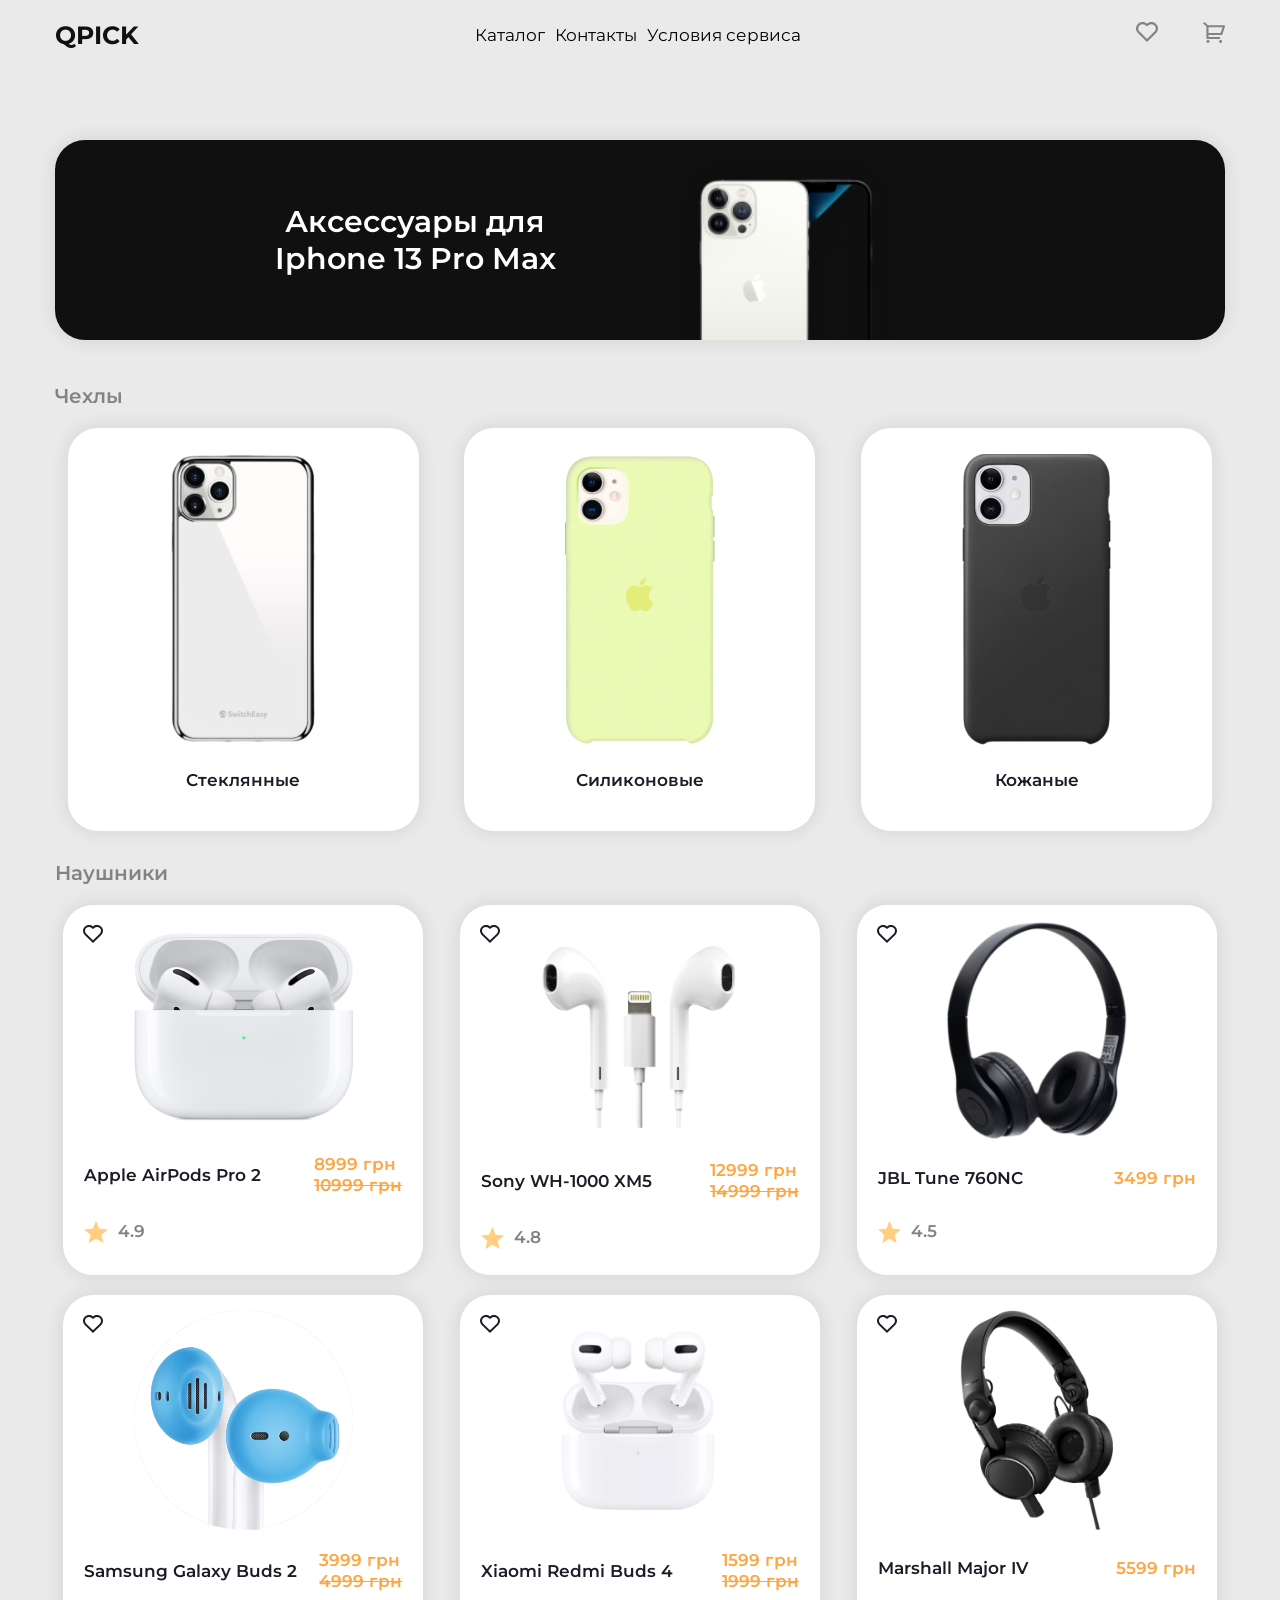
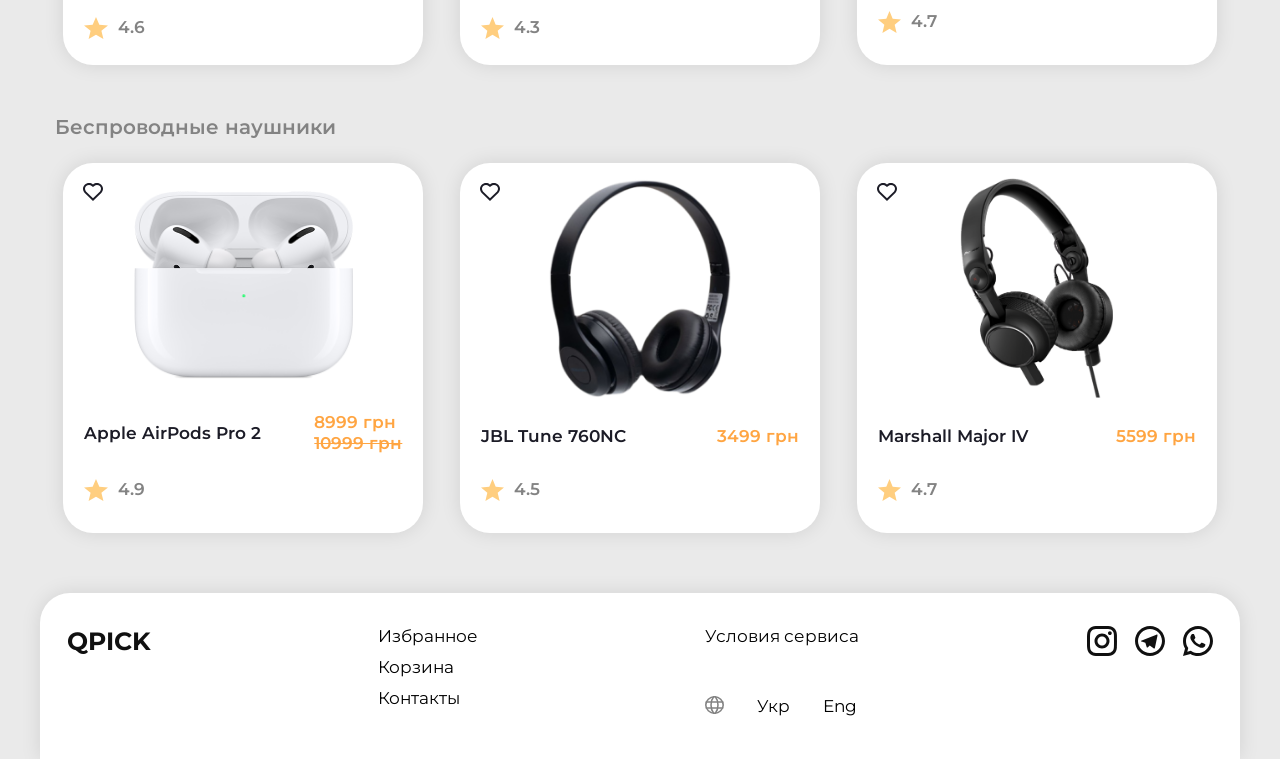
<file: index.html>
<!DOCTYPE html>
<html lang="en">
<head>
    <meta charset="UTF-8">
    <meta name="viewport" content="width=device-width, initial-scale=1.0">
    <title>Trening DOM API</title>
    <link rel="preconnect" href="https://fonts.googleapis.com">
    <link rel="preconnect" href="https://fonts.gstatic.com" crossorigin>
    <link href="https://fonts.googleapis.com/css2?family=Montserrat:ital,wght@0,100..900;1,100..900&display=swap" rel="stylesheet">
    <link rel="stylesheet" href="css/normalize.css">
    <link rel="stylesheet" href="css/style.css">
</head>
<body>
    <header class = "header">
        <div class = "container flex-row position-rel">
            <a class = "header_icon" href="#">QPICK</a>
        <div class = "burger_btn"><img src="assets/icon/icons8-меню-50.png" alt=""></div>
        <nav class="header_nav">
            <ul class = "header_nav_list">
                <li class = "header_nav_list_link"><a href="pages/catalog/index.html">Каталог</a></li>
                <li class = "header_nav_list_link"><a href="pages/contact/index.html">Контакты</a></li>
                <li class = "header_nav_list_link"><a href="pages/condition/index.html">Условия сервиса</a></li>
            </ul>
        </nav>
            <div class = "header_orderBlock">
                <div class = "header_orderBlock_liked"><img src="assets/icon/heart.svg" alt="heart-icon"></div>
                <a href="pages/cart/index.html" class = "header_orderBlock_basket"><img src="assets/icon/basket.svg" alt="basket-icon"></a>
            </div>
        </div>
    </header>
    <main class = "main">
        <div class = "container main_container">
            <div class = "main_proposition">
                <h1 class = "main_proposition_title">Аксессуары для Iphone 13 Pro Max</h1>
                <div class = "main_proposition_img"><img src="assets/img/iPhone-13-Pro-Max-silver-1000x1000 1.png" alt="Iphone 13"></div>
            </div>
        </div>
    </main>
    <section class = "cover_section">
        <div class = "container cover_container">
            <h2 class = "cover_section_title">Чехлы</h2>
            <ul class = "cover_section_cards">
                <li class = "cover_section_cards_item">
                    <div class = "cover_section_cards_item_img"><img src="assets/img/glass_cover.png" alt=""></div>
                    <h3 class = "cover_section_cards_item_title">Стеклянные</h3>
                </li>
                <li class = "cover_section_cards_item">
                    <div class = "cover_section_cards_item_img"><img src="assets/img/silicone-case.png" alt=""></div>
                    <h3 class = "cover_section_cards_item_title">Силиконовые</h3>
                </li>
                <li class = "cover_section_cards_item">
                    <div class = "cover_section_cards_item_img"><img src="assets/img/leather-case.png" alt=""></div>
                    <h3 class = "cover_section_cards_item_title">Кожаные</h3>
                </li>
            </ul>
        </div>
    </section>
    <section class = "headphone_section">
        <div class="container headphone_section_container">
            <h2 class = "headphone_section_title">Наушники</h2>
            <ul data-js-headphone-cards class = "headphone_section_cards">
            </ul>
        </div>
    </section>
    <section class = "wirelessHeadphone_section">
        <div class = "container">
            <h2 class = "wirelessHeadphone_section_title">Беспроводные наушники</h2>
            <ul data-js-wireless-headphone class = "headphone_section_cards">
            </ul>
        </div>
    </section>
    <footer class = "footer">
        <div class = "container footer_container">
            <div class = "logo"><a href="index.html">QPICK</a></div>
            <div class = "footer_menu">
                <ul class = "footer_menu_list">
                    <li class = "footer_menu_list_item"><a href="#">Избранное</a></li>
                    <li class = "footer_menu_list_item"><a href="pages/cart/index.html">Корзина</a></li>
                    <li class = "footer_menu_list_item"><a href="pages/contact/index.html">Контакты</a></li>
                </ul>
            </div>
            <div class="footer_serviseAndLanguage">
                <div class = "footer_menu_list_item">
                    <a href="pages/condition/index.html">Условия сервиса</a>
                </div>
                <div class = "footer_serviseAndLanguage_lan">
                    <div class = "footer_serviseAndLanguage_lan_icon">
                        <img src="assets/icon/planet.svg" alt="">
                    </div>
                    <span class = "language">Укр</span>
                    <span class = "language">Eng</span>
                </div>
            </div>
            <div class = "footer_messages">
                <div class = "footer_messages_icon">
                    <a href=""><img src="assets/icon/Instagram.svg"></img></a>
                </div>
                <div class = "footer_messages_icon">
                    <a href=""><img src="assets/icon/Telegram.svg"></img></a>
                </div>
                <div class = "footer_messages_icon">
                    <a href=""><img src="assets/icon/Whatsapp.svg"></img></a>
                </div>
            </div>
        </div>
    </footer>
    <script src="js/render2.js"></script>
    <script src="js/showMenu.js"></script>
</body>
</html>
</file>
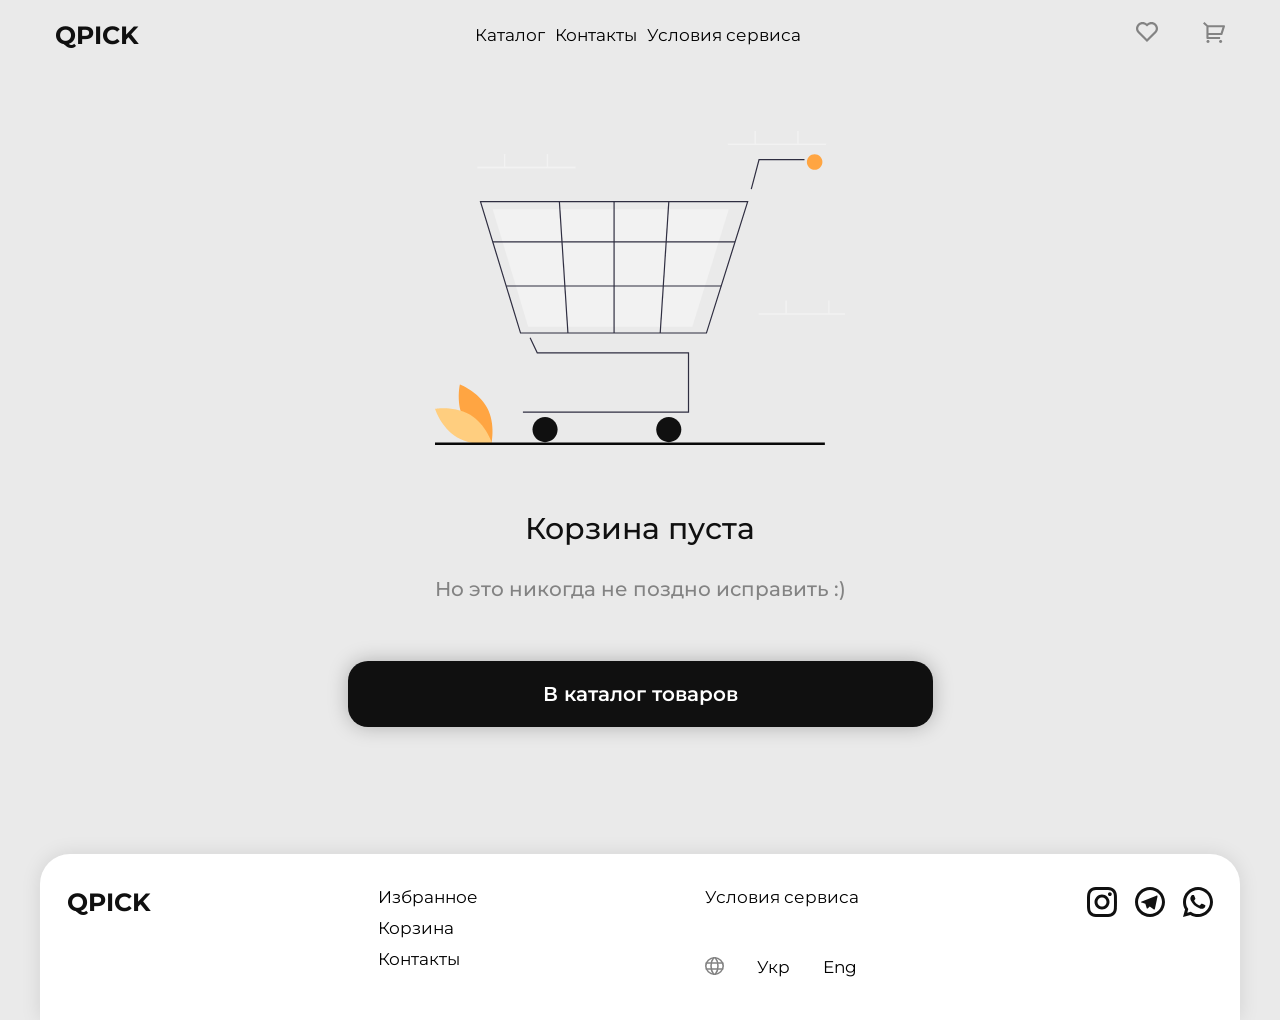
<file: pages/cart/index.html>
<!DOCTYPE html>
<html lang="en">
<head>
    <meta charset="UTF-8">
    <meta name="viewport" content="width=device-width, initial-scale=1.0">
    <title>Document</title>
    <link rel="preconnect" href="https://fonts.googleapis.com">
    <link rel="preconnect" href="https://fonts.gstatic.com" crossorigin>
    <link href="https://fonts.googleapis.com/css2?family=Montserrat:ital,wght@0,100..900;1,100..900&display=swap" rel="stylesheet">
    <link rel="stylesheet" href="../../css/normalize.css">
    <link rel="stylesheet" href="../../css/style.css">
</head>
<body>
     <header class = "header">
        <div class = "container flex-row">
            <a class = "header_icon" href="../../index.html">QPICK</a>
        <div class = "burger_btn"><img src="../../assets/icon/icons8-меню-50.png" alt=""></div>
        <nav class="header_nav">
            <ul class = "header_nav_list">
                <li class = "header_nav_list_link"><a href="../catalog/index.html">Каталог</a></li>
                <li class = "header_nav_list_link"><a href="../contact/index.html">Контакты</a></li>
                <li class = "header_nav_list_link"><a href="../condition/index.html">Условия сервиса</a></li>
            </ul>
        </nav>
            <div class = "header_orderBlock">
                <div class = "header_orderBlock_liked"><img src="../../assets/icon/heart.svg" alt="heart-icon"></div>
                <a href="../cart/index.html" class = "header_orderBlock_basket"><img src="../../assets/icon/basket.svg" alt="basket-icon"></a>
            </div>
        </div>
    </header>
    <main class = "cart">
        <div class = "container cart_container">
            <div class = "cart_wrapper">
            </div>
        </div>
    </main>
    <footer class = "footer">
        <div class = "container footer_container">
            <div class = "logo"><a href="../../index.html">QPICK</a></div>
            <div class = "footer_menu">
                <ul class = "footer_menu_list">
                    <li class = "footer_menu_list_item"><a href="#">Избранное</a></li>
                    <li class = "footer_menu_list_item"><a href="../cart/index.html">Корзина</a></li>
                    <li class = "footer_menu_list_item"><a href="../contact/index.html">Контакты</a></li>
                </ul>
            </div>
            <div class="footer_serviseAndLanguage">
                <div class = "footer_menu_list_item">
                    <a href="../condition/index.html">Условия сервиса</a>
                </div>
                <div class = "footer_serviseAndLanguage_lan">
                    <div class = "footer_serviseAndLanguage_lan_icon">
                        <img src="../../assets/icon/planet.svg" alt="">
                    </div>
                    <span class = "language">Укр</span>
                    <span class = "language">Eng</span>
                </div>
            </div>
            <div class = "footer_messages">
                <div class = "footer_messages_icon">
                    <a href="#"><img src="../../assets/icon/Instagram.svg"></img></a>
                </div>
                <div class = "footer_messages_icon">
                    <a href="#"><img src="../../assets/icon/Telegram.svg"></img></a>
                </div>
                <div class = "footer_messages_icon">
                    <a href="#"><img src="../../assets/icon/Whatsapp.svg"></img></a>
                </div>
            </div>
        </div>
    </footer>
    <script type="module" src = "../../js/cart.js"></script>
    <script src="../../js/showMenu.js"></script>
</body>
</html>
</file>
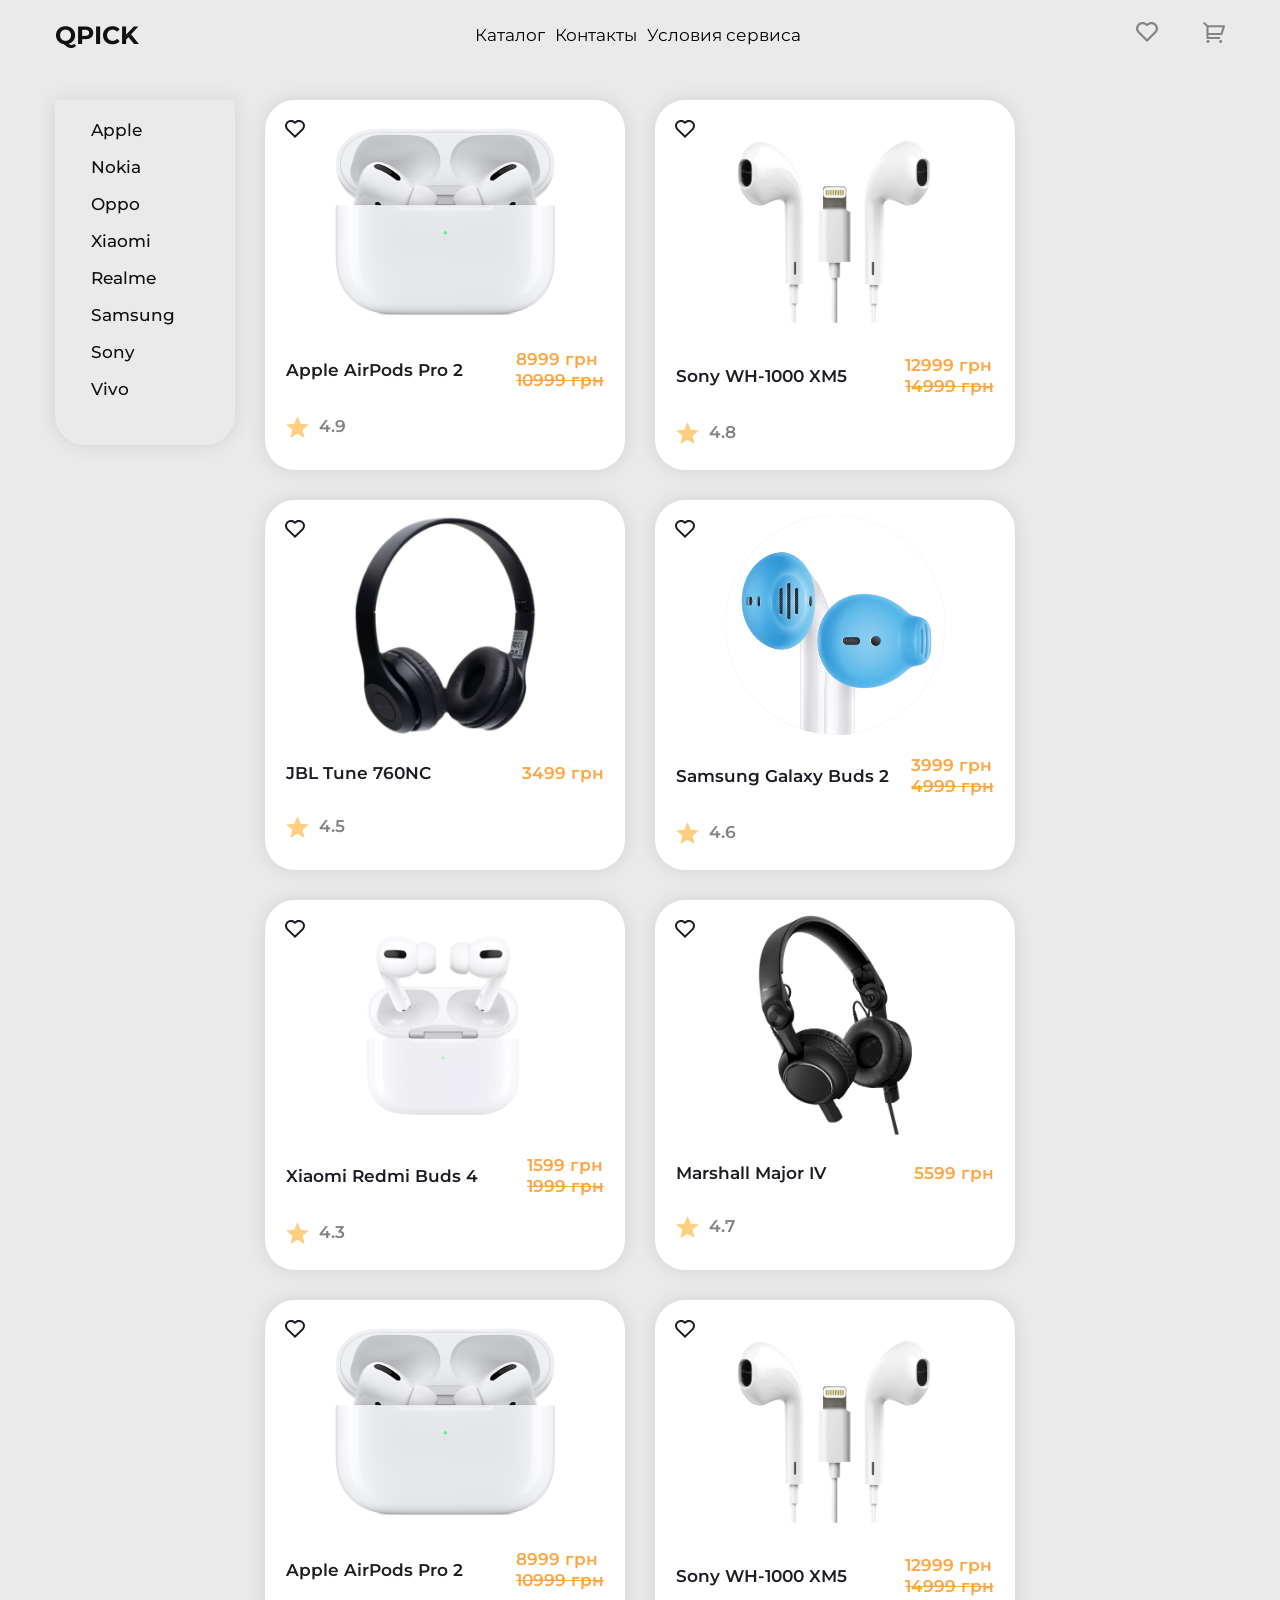
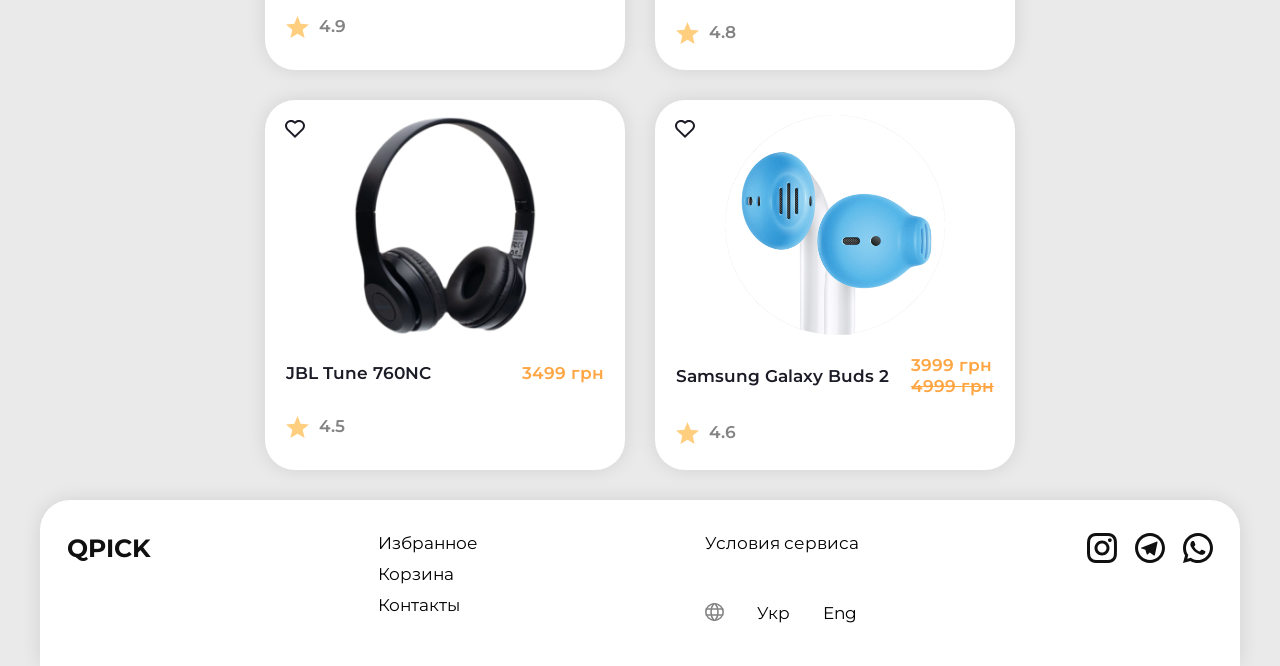
<file: pages/catalog/index.html>
<!DOCTYPE html>
<html lang="en">
<head>
    <meta charset="UTF-8">
    <meta name="viewport" content="width=device-width, initial-scale=1.0">
    <title>Document</title>
    <link rel="preconnect" href="https://fonts.googleapis.com">
    <link rel="preconnect" href="https://fonts.gstatic.com" crossorigin>
    <link href="https://fonts.googleapis.com/css2?family=Montserrat:ital,wght@0,100..900;1,100..900&display=swap" rel="stylesheet">
    <link rel="stylesheet" href="../../css/normalize.css">
    <link rel="stylesheet" href="../../css/style.css">
</head>
<body>
     <header class = "header">
        <div class = "container flex-row">
            <a class = "header_icon" href="../../index.html">QPICK</a>
        <div class = "burger_btn"><img src="../../assets/icon/icons8-меню-50.png" alt=""></div>
        <nav class="header_nav">
            <ul class = "header_nav_list">
                <li class = "header_nav_list_link"><a href="../catalog/index.html">Каталог</a></li>
                <li class = "header_nav_list_link"><a href="../contact/index.html">Контакты</a></li>
                <li class = "header_nav_list_link"><a href="../condition/index.html">Условия сервиса</a></li>
            </ul>
        </nav>
            <div class = "header_orderBlock">
                <div class = "header_orderBlock_liked"><img src="../../assets/icon/heart.svg" alt="heart-icon"></div>
                <a href="../cart/index.html" class = "header_orderBlock_basket"><img src="../../assets/icon/basket.svg" alt="basket-icon"></a>
            </div>
        </div>
    </header>
    <main class = "catalog">
        <div class = "container catalog_container">
            <aside class = "catalog_menu">
                <ul class = "catalog_menu_list">
                </ul>
            </aside>
            <section class = "catalog_cards">

            </section>
        </div>
    </main>
    <footer class = "footer">
        <div class = "container footer_container">
            <div class = "logo"><a href="../../index.html">QPICK</a></div>
            <div class = "footer_menu">
                <ul class = "footer_menu_list">
                    <li class = "footer_menu_list_item"><a href="#">Избранное</a></li>
                    <li class = "footer_menu_list_item"><a href="../cart/index.html">Корзина</a></li>
                    <li class = "footer_menu_list_item"><a href="../catalog/index.html">Контакты</a></li>
                </ul>
            </div>
            <div class="footer_serviseAndLanguage">
                <div class = "footer_menu_list_item">
                    <a href="../condition/index.html">Условия сервиса</a>
                </div>
                <div class = "footer_serviseAndLanguage_lan">
                    <div class = "footer_serviseAndLanguage_lan_icon">
                        <img src="../../assets/icon/planet.svg" alt="">
                    </div>
                    <span class = "language">Укр</span>
                    <span class = "language">Eng</span>
                </div>
            </div>
            <div class = "footer_messages">
                <div class = "footer_messages_icon">
                    <a href="#"><img src="../../assets/icon/Instagram.svg"></img></a>
                </div>
                <div class = "footer_messages_icon">
                    <a href="#"><img src="../../assets/icon/Telegram.svg"></img></a>
                </div>
                <div class = "footer_messages_icon">
                    <a href="#"><img src="../../assets/icon/Whatsapp.svg"></img></a>
                </div>
            </div>
        </div>
    </footer>
    <script src = "../../js/render.js"></script>
    <script src="../../js/showMenu.js"></script>
</body>
</html>
</file>
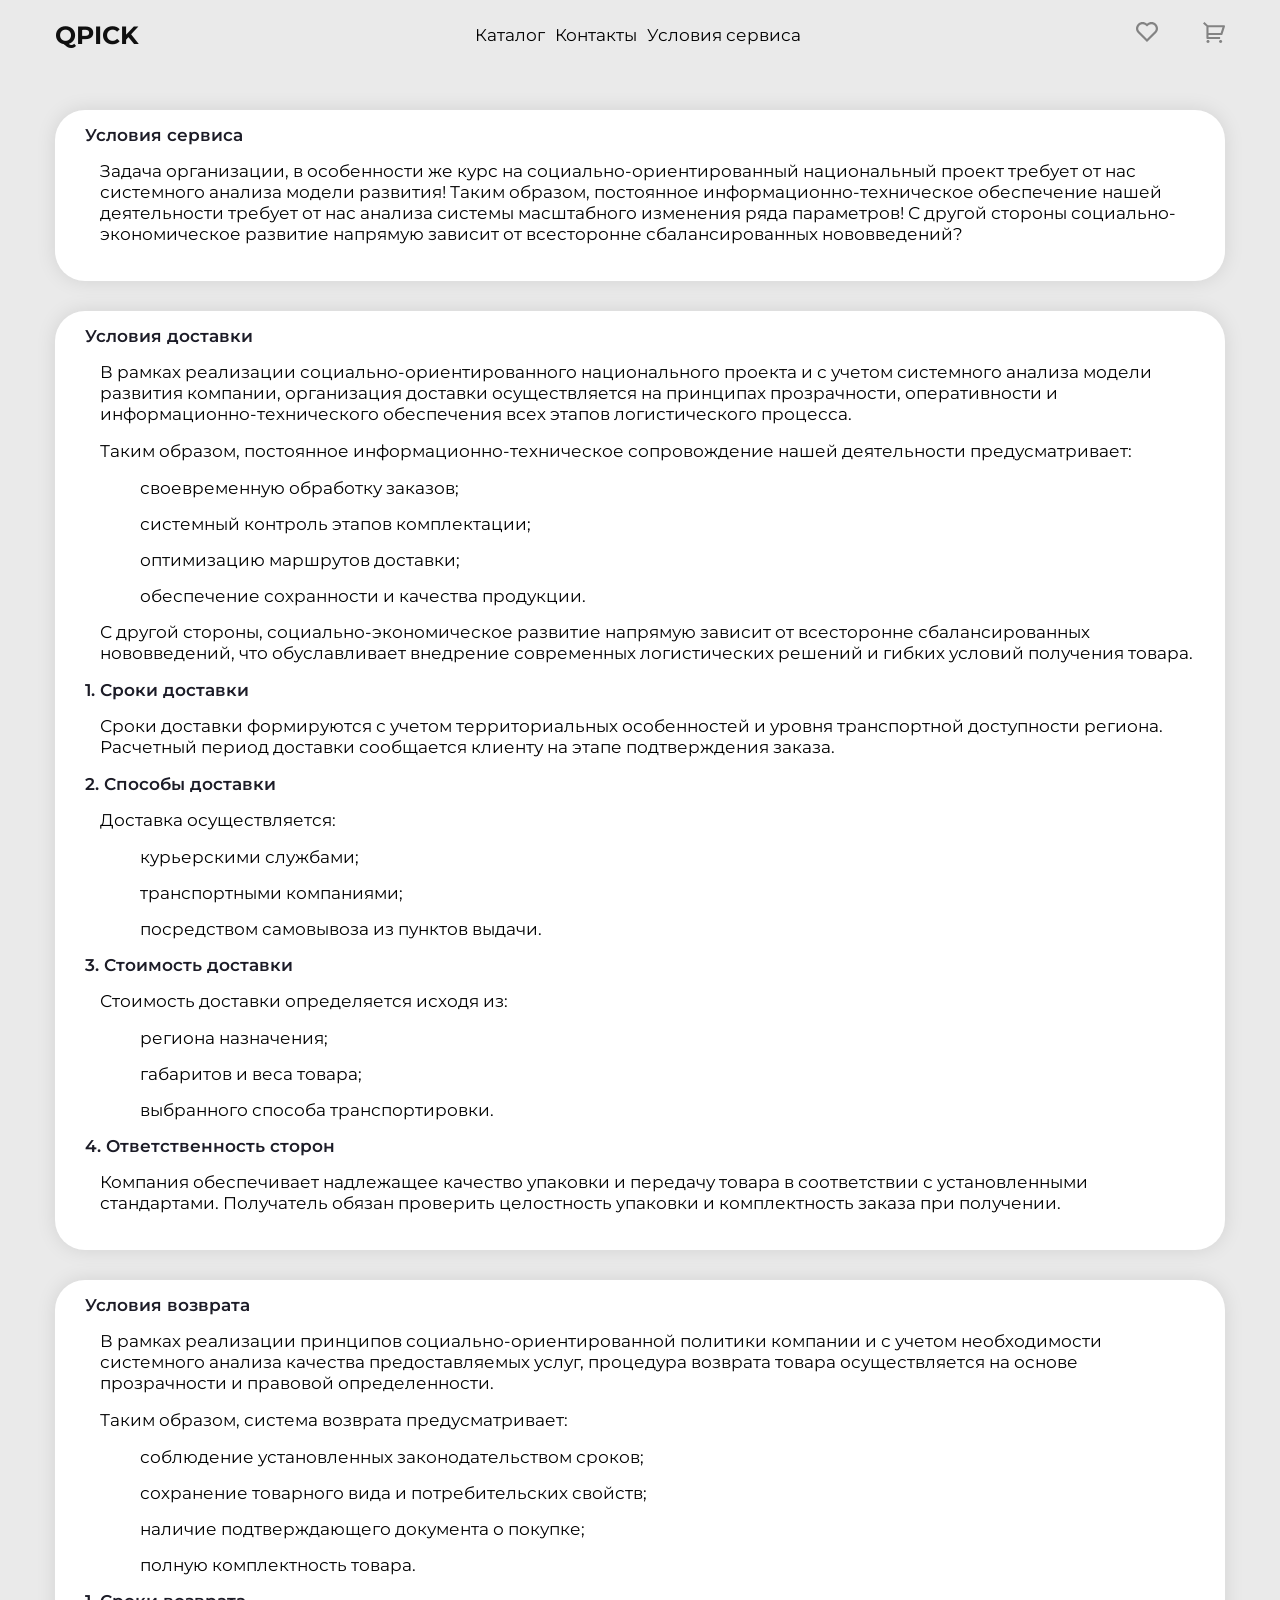
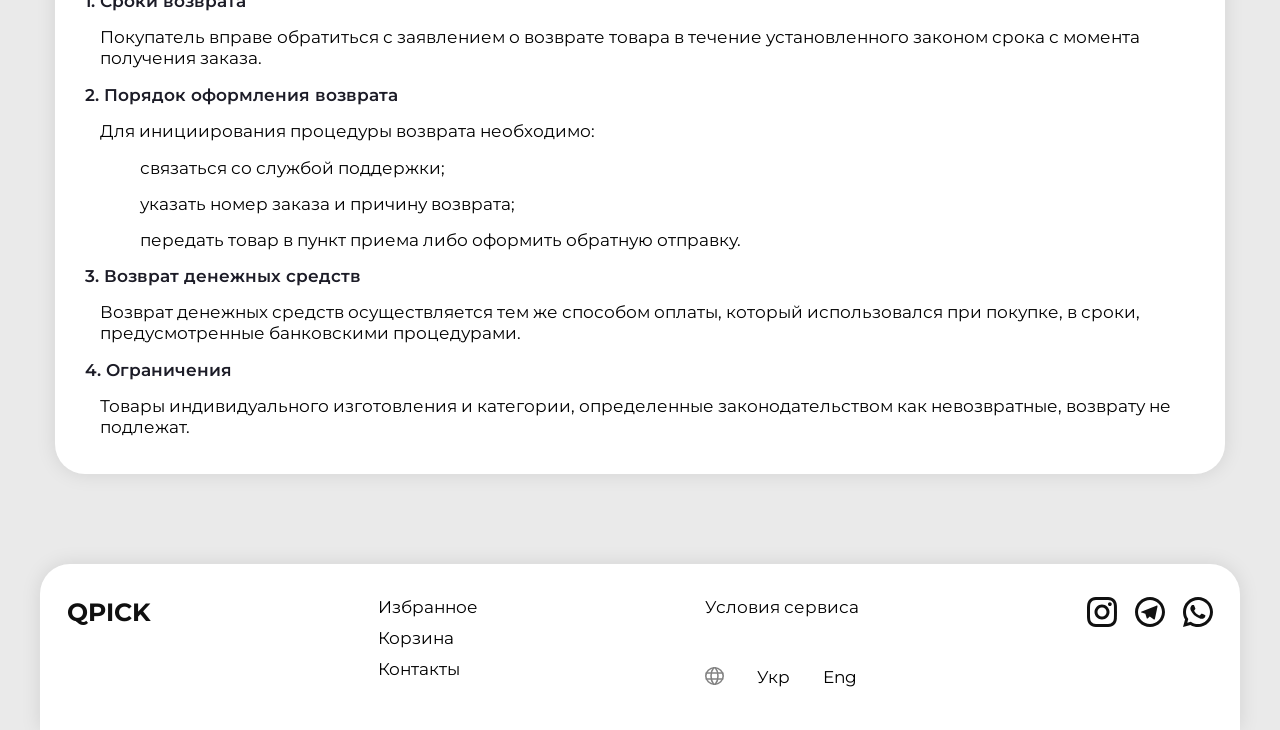
<file: pages/condition/index.html>
<!DOCTYPE html>
<html lang="en">
<head>
    <meta charset="UTF-8">
    <meta name="viewport" content="width=device-width, initial-scale=1.0">
    <title>Document</title>
    <link rel="preconnect" href="https://fonts.googleapis.com">
    <link rel="preconnect" href="https://fonts.gstatic.com" crossorigin>
    <link href="https://fonts.googleapis.com/css2?family=Montserrat:ital,wght@0,100..900;1,100..900&display=swap" rel="stylesheet">
    <link rel="stylesheet" href="../../css/normalize.css">
    <link rel="stylesheet" href="../../css/style.css">
</head>
<body>
    <header class = "header">
        <div class = "container flex-row">
            <a class = "header_icon" href="../../index.html">QPICK</a>
        <div class = "burger_btn"><img src="../../assets/icon/icons8-меню-50.png" alt=""></div>
        <nav class="header_nav">
            <ul class = "header_nav_list">
                <li class = "header_nav_list_link"><a href="../catalog/index.html">Каталог</a></li>
                <li class = "header_nav_list_link"><a href="../contact/index.html">Контакты</a></li>
                <li class = "header_nav_list_link"><a href="../condition/index.html">Условия сервиса</a></li>
            </ul>
        </nav>
            <div class = "header_orderBlock">
                <div class = "header_orderBlock_liked"><img src="../../assets/icon/heart.svg" alt="heart-icon"></div>
                <a href="../cart/index.html" class = "header_orderBlock_basket"><img src="../../assets/icon/basket.svg" alt="basket-icon"></a>
            </div>
        </div>
    </header>
    <main class = "main_condition">
        <div class = "container">
            <section class = "main_condition_item">
                <h2 class = "main_condition_item_title">Условия сервиса</h2>
                <p class = "main_condition_item_text">Задача организации, в особенности же курс на социально-ориентированный национальный проект требует от нас системного анализа модели развития! Таким образом, постоянное информационно-техническое обеспечение нашей деятельности требует от нас анализа системы масштабного изменения ряда параметров! С другой стороны социально-экономическое развитие напрямую зависит от всесторонне сбалансированных нововведений?</p>
            </section>
            <section class = "main_condition_item">
                <h2 class = "main_condition_item_title">Условия доставки</h2>
                <p class = "main_condition_item_text">В рамках реализации социально-ориентированного национального проекта и с учетом системного анализа модели развития компании, организация доставки осуществляется на принципах прозрачности, оперативности и информационно-технического обеспечения всех этапов логистического процесса.</p>
                <p class = "main_condition_item_text">Таким образом, постоянное информационно-техническое сопровождение нашей деятельности предусматривает:</p>
                <ul class = "main_condition_item_list" >
                    <li class = "main_condition_item_text">своевременную обработку заказов;</li>
                    <li class = "main_condition_item_text">системный контроль этапов комплектации;</li>
                    <li class = "main_condition_item_text">оптимизацию маршрутов доставки;</li>
                    <li class = "main_condition_item_text">обеспечение сохранности и качества продукции.</li>
                </ul>
                <p class = "main_condition_item_text">С другой стороны, социально-экономическое развитие напрямую зависит от всесторонне сбалансированных нововведений, что обуславливает внедрение современных логистических решений и гибких условий получения товара.</p>
                <h2 class = "main_condition_item_title">1. Сроки доставки</h2>
                <p class = "main_condition_item_text">Сроки доставки формируются с учетом территориальных особенностей и уровня транспортной доступности региона. Расчетный период доставки сообщается клиенту на этапе подтверждения заказа.</p>
                <h2 class = "main_condition_item_title">2. Способы доставки</h2>
                <p class = "main_condition_item_text">Доставка осуществляется:</p>
                <ul class = "main_condition_item_list" >
                    <li class = "main_condition_item_text">курьерскими службами;</li>
                    <li class = "main_condition_item_text">транспортными компаниями;</li>
                    <li class = "main_condition_item_text">посредством самовывоза из пунктов выдачи.</li>
                </ul>
                <h2 class = "main_condition_item_title">3. Стоимость доставки</h2>
                <p class = "main_condition_item_text">Стоимость доставки определяется исходя из:</p>
                <ul class = "main_condition_item_list" >
                    <li class = "main_condition_item_text">региона назначения;</li>
                    <li class = "main_condition_item_text">габаритов и веса товара;</li>
                    <li class = "main_condition_item_text">выбранного способа транспортировки.</li>
                </ul>
                <h2 class = "main_condition_item_title">4. Ответственность сторон</h2>
                <p class = "main_condition_item_text">Компания обеспечивает надлежащее качество упаковки и передачу товара в соответствии с установленными стандартами. Получатель обязан проверить целостность упаковки и комплектность заказа при получении.</p>
            </section>
           <section class="main_condition_item">
                <h2 class="main_condition_item_title">Условия возврата</h2>
                <p class="main_condition_item_text">
                    В рамках реализации принципов социально-ориентированной политики компании и с учетом необходимости системного анализа качества предоставляемых услуг, процедура возврата товара осуществляется на основе прозрачности и правовой определенности.
                </p>
                <p class="main_condition_item_text">
                    Таким образом, система возврата предусматривает:
                </p>
                <ul class="main_condition_item_list">
                    <li class="main_condition_item_text">соблюдение установленных законодательством сроков;</li>
                    <li class="main_condition_item_text">сохранение товарного вида и потребительских свойств;</li>
                    <li class="main_condition_item_text">наличие подтверждающего документа о покупке;</li>
                    <li class="main_condition_item_text">полную комплектность товара.</li>
                </ul>
                <h2 class="main_condition_item_title">1. Сроки возврата</h2>
                <p class="main_condition_item_text">
                    Покупатель вправе обратиться с заявлением о возврате товара в течение установленного законом срока с момента получения заказа.
                </p>
                <h2 class="main_condition_item_title">2. Порядок оформления возврата</h2>
                <p class="main_condition_item_text">
                    Для инициирования процедуры возврата необходимо:
                </p>
                <ul class="main_condition_item_list">
                    <li class="main_condition_item_text">связаться со службой поддержки;</li>
                    <li class="main_condition_item_text">указать номер заказа и причину возврата;</li>
                    <li class="main_condition_item_text">передать товар в пункт приема либо оформить обратную отправку.</li>
                </ul>
                <h2 class="main_condition_item_title">3. Возврат денежных средств</h2>
                <p class="main_condition_item_text">
                    Возврат денежных средств осуществляется тем же способом оплаты, который использовался при покупке, в сроки, предусмотренные банковскими процедурами.
                </p>
                <h2 class="main_condition_item_title">4. Ограничения</h2>
                <p class="main_condition_item_text">
                    Товары индивидуального изготовления и категории, определенные законодательством как невозвратные, возврату не подлежат.
                </p>
            </section>
        </div>
    </main>
    <footer class = "footer">
        <div class = "container footer_container">
            <div class = "logo"><a href="../../index.html">QPICK</a></div>
            <div class = "footer_menu">
                <ul class = "footer_menu_list">
                    <li class = "footer_menu_list_item"><a href="#">Избранное</a></li>
                    <li class = "footer_menu_list_item"><a href="../cart/index.html">Корзина</a></li>
                    <li class = "footer_menu_list_item"><a href="../contact/index.html">Контакты</a></li>
                </ul>
            </div>
            <div class="footer_serviseAndLanguage">
                <div class = "footer_menu_list_item">
                    <a href="../condition/index.html">Условия сервиса</a>
                </div>
                <div class = "footer_serviseAndLanguage_lan">
                    <div class = "footer_serviseAndLanguage_lan_icon">
                        <img src="../../assets/icon/planet.svg" alt="">
                    </div>
                    <span class = "language">Укр</span>
                    <span class = "language">Eng</span>
                </div>
            </div>
            <div class = "footer_messages">
                <div class = "footer_messages_icon">
                    <a href=""><img src="../../assets/icon/Instagram.svg"></img></a>
                </div>
                <div class = "footer_messages_icon">
                    <a href=""><img src="../../assets/icon/Telegram.svg"></img></a>
                </div>
                <div class = "footer_messages_icon">
                    <a href=""><img src="../../assets/icon/Whatsapp.svg"></img></a>
                </div>
            </div>
        </div>
    </footer>
    <script src="../../js/showMenu.js"></script>
</body>
</html>
</file>
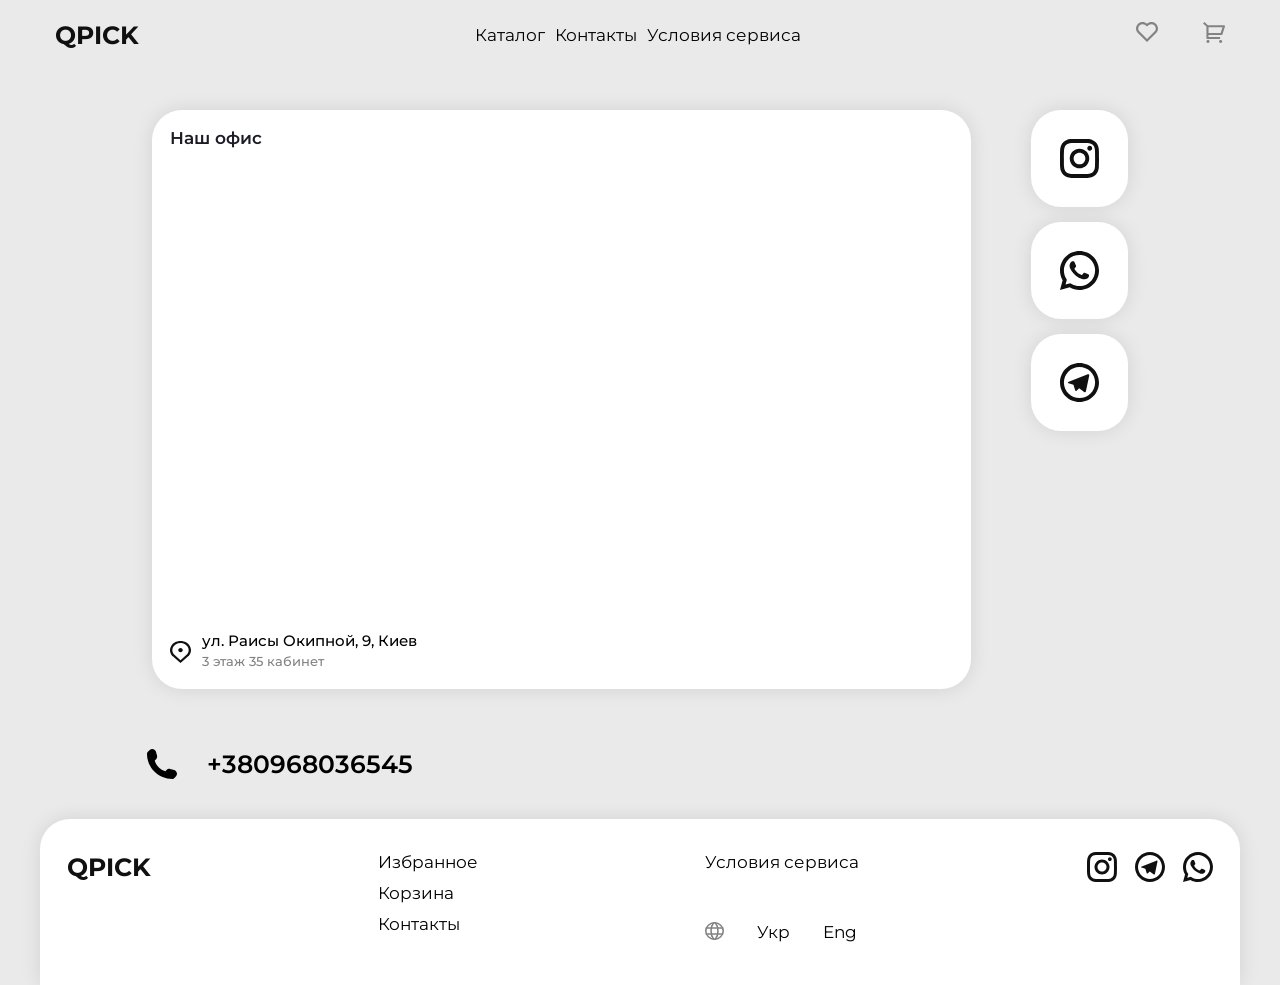
<file: pages/contact/index.html>
<!DOCTYPE html>
<html lang="en">
<head>
    <meta charset="UTF-8">
    <meta name="viewport" content="width=device-width, initial-scale=1.0">
    <title>Document</title>
    <link rel="preconnect" href="https://fonts.googleapis.com">
    <link rel="preconnect" href="https://fonts.gstatic.com" crossorigin>
    <link href="https://fonts.googleapis.com/css2?family=Montserrat:ital,wght@0,100..900;1,100..900&display=swap" rel="stylesheet">
    <link rel="stylesheet" href="../../css/normalize.css">
    <link rel="stylesheet" href="../../css/style.css">
</head>
<body>
    <header class = "header">
        <div class = "container flex-row">
            <a class = "header_icon" href="../../index.html">QPICK</a>
        <div class = "burger_btn"><img src="../../assets/icon/icons8-меню-50.png" alt=""></div>
        <nav class="header_nav">
            <ul class = "header_nav_list">
                <li class = "header_nav_list_link"><a href="../catalog/index.html">Каталог</a></li>
                <li class = "header_nav_list_link"><a href="../contact/index.html">Контакты</a></li>
                <li class = "header_nav_list_link"><a href="../condition/index.html">Условия сервиса</a></li>            </ul>
        </nav>
            <div class = "header_orderBlock">
                <div class = "header_orderBlock_liked"><img src="../../assets/icon/heart.svg" alt="heart-icon"></div>
                <a href="../cart/index.html" class = "header_orderBlock_basket"><img src="../../assets/icon/basket.svg" alt="basket-icon"></a>
            </div>
        </div>
    </header>
    <main class = "main_contact">
        <div class = "container main_contact_container">
            <section class = "main_mapMessengers">
                <div class = "main_mapMessengers_mapBox">
                    <h2 class="main_mapMessengers_mapBox_title">Наш офис</h2>
                    <div class = "map">
                        <iframe src="https://www.google.com/maps/embed?pb=!1m18!1m12!1m3!1d2355.3559457690817!2d30.59031271188767!3d50.44838957147332!2m3!1f0!2f0!3f0!3m2!1i1024!2i768!4f13.1!3m3!1m2!1s0x40d4cfed97cf7a85%3A0xe2673683d45167ae!2z0JTQvtC8IDksINGD0LsuINCg0LDQuNGB0Ysg0J7QutC40L_QvdC-0LksIDksINCa0LjQtdCyLCAwMjAwMA!5e1!3m2!1sru!2sua!4v1772390844247!5m2!1sru!2sua" width="100%" height="100%" style="border:0;" allowfullscreen="" loading="lazy" referrerpolicy="no-referrer-when-downgrade"></iframe>
                    </div>
                    <div class = "addressBox">
                        <div class = "addressBox_icon">
                            <img src="../../assets/icon/location.svg" alt="">
                        </div>
                        <a class = "map_link" href="https://maps.app.goo.gl/rXYuU5YnMWwkg36j7">
                            <div class = "addressBox_text">
                                <address>ул. Раисы Окипной, 9, Киев</address>
                                <span>3 этаж 35 кабинет</span>
                            </div>
                        </a>
                    </div>
                </div>
                <aside class = "main_mapMessengers_messengersBox">
                    <a href="#" class = "circle">
                        <div class = "circle_img"><img src="../../assets/icon/Instagram.svg" alt=""></div>
                    </a>
                    <a href="#" class = "circle">
                        <div class = "circle_img"><img src="../../assets/icon/Whatsapp.svg" alt=""></div>
                    </a>
                    <a href="#" class = "circle">
                        <div class = "circle_img"><img src="../../assets/icon/Telegram.svg" alt=""></div>
                    </a>
                </aside>
            </section>
            <div class = "main_contact_telephone">
                <div class = "main_contact_telephone_icon"><img src="../../assets/icon/phone.svg" alt=""></div>
                <a href="tel:+380968036545">+380968036545</a>
            </div>
        </div>
    </main>
    <footer class = "footer">
        <div class = "container footer_container">
            <div class = "logo"><a href="../../index.html">QPICK</a></div>
            <div class = "footer_menu">
                <ul class = "footer_menu_list">
                    <li class = "footer_menu_list_item"><a href="#">Избранное</a></li>
                    <li class = "footer_menu_list_item"><a href="../cart/index.html">Корзина</a></li>
                    <li class = "footer_menu_list_item"><a href="../contact/index.html">Контакты</a></li>
                </ul>
            </div>
            <div class="footer_serviseAndLanguage">
                <div class = "footer_menu_list_item">
                    <a href="../condition/index.html">Условия сервиса</a>
                </div>
                <div class = "footer_serviseAndLanguage_lan">
                    <div class = "footer_serviseAndLanguage_lan_icon">
                        <img src="../../assets/icon/planet.svg" alt="">
                    </div>
                    <span class = "language">Укр</span>
                    <span class = "language">Eng</span>
                </div>
            </div>
            <div class = "footer_messages">
                <div class = "footer_messages_icon">
                    <a href="#"><img src="../../assets/icon/Instagram.svg"></img></a>
                </div>
                <div class = "footer_messages_icon">
                    <a href="#"><img src="../../assets/icon/Telegram.svg"></img></a>
                </div>
                <div class = "footer_messages_icon">
                    <a href="#"><img src="../../assets/icon/Whatsapp.svg"></img></a>
                </div>
            </div>
        </div>
    </footer>
    <script src="../../js/showMenu.js"></script>
</body>
</html>
</file>
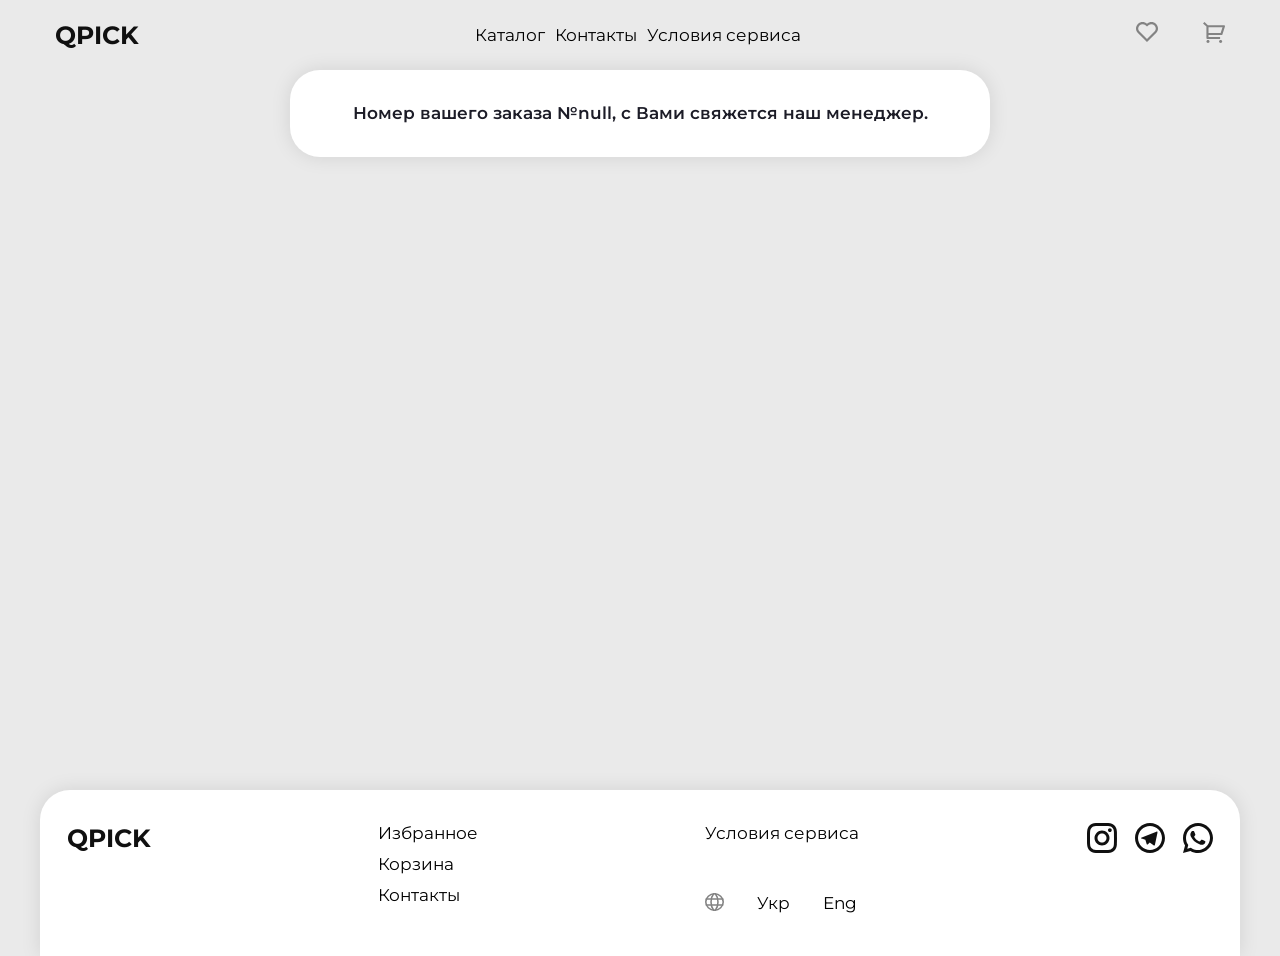
<file: pages/order-success/index.html>
<!DOCTYPE html>
<html lang="en">
<head>
    <meta charset="UTF-8">
    <meta name="viewport" content="width=device-width, initial-scale=1.0">
    <title>Document</title>
    <link rel="preconnect" href="https://fonts.googleapis.com">
    <link rel="preconnect" href="https://fonts.gstatic.com" crossorigin>
    <link href="https://fonts.googleapis.com/css2?family=Montserrat:ital,wght@0,100..900;1,100..900&display=swap" rel="stylesheet">
    <link rel="stylesheet" href="../../css/normalize.css">
    <link rel="stylesheet" href="../../css/style.css">
</head>
<body>
    <header class = "header">
        <div class = "container flex-row">
            <a class = "header_icon" href="../../index.html">QPICK</a>
        <div class = "burger_btn"><img src="../../assets/icon/icons8-меню-50.png" alt=""></div>
        <nav class="header_nav">
            <ul class = "header_nav_list">
                <li class = "header_nav_list_link"><a href="../catalog/index.html">Каталог</a></li>
                <li class = "header_nav_list_link"><a href="../contact/index.html">Контакты</a></li>
                <li class = "header_nav_list_link"><a href="../condition/index.html">Условия сервиса</a></li>
            </ul>
        </nav>
            <div class = "header_orderBlock">
                <div class = "header_orderBlock_liked"><img src="../../assets/icon/heart.svg" alt="heart-icon"></div>
                <a href="../cart/index.html" class = "header_orderBlock_basket"><img src="../../assets/icon/basket.svg" alt="basket-icon"></a>
            </div>
        </div>
    </header>
    <main class = "main_success">
    </main>
    <footer class = "footer">
        <div class = "container footer_container">
            <div class = "logo"><a href="../../index.html">QPICK</a></div>
            <div class = "footer_menu">
                <ul class = "footer_menu_list">
                    <li class = "footer_menu_list_item"><a href="#">Избранное</a></li>
                    <li class = "footer_menu_list_item"><a href="../cart/index.html">Корзина</a></li>
                    <li class = "footer_menu_list_item"><a href="../contact/index.html">Контакты</a></li>
                </ul>
            </div>
            <div class="footer_serviseAndLanguage">
                <div class = "footer_menu_list_item">
                    <a href="../condition/index.html">Условия сервиса</a>
                </div>
                <div class = "footer_serviseAndLanguage_lan">
                    <div class = "footer_serviseAndLanguage_lan_icon">
                        <img src="../../assets/icon/planet.svg" alt="">
                    </div>
                    <span class = "language">Укр</span>
                    <span class = "language">Eng</span>
                </div>
            </div>
            <div class = "footer_messages">
                <div class = "footer_messages_icon">
                    <a href="#"><img src="../../assets/icon/Instagram.svg"></img></a>
                </div>
                <div class = "footer_messages_icon">
                    <a href="#"><img src="../../assets/icon/Telegram.svg"></img></a>
                </div>
                <div class = "footer_messages_icon">
                    <a href="#"><img src="../../assets/icon/Whatsapp.svg"></img></a>
                </div>
            </div>
        </div>
    </footer>
    <script src="../../js/renderSuccess.js"></script>
    <script src="../../js/showMenu.js"></script>
</body>
</html>
</file>
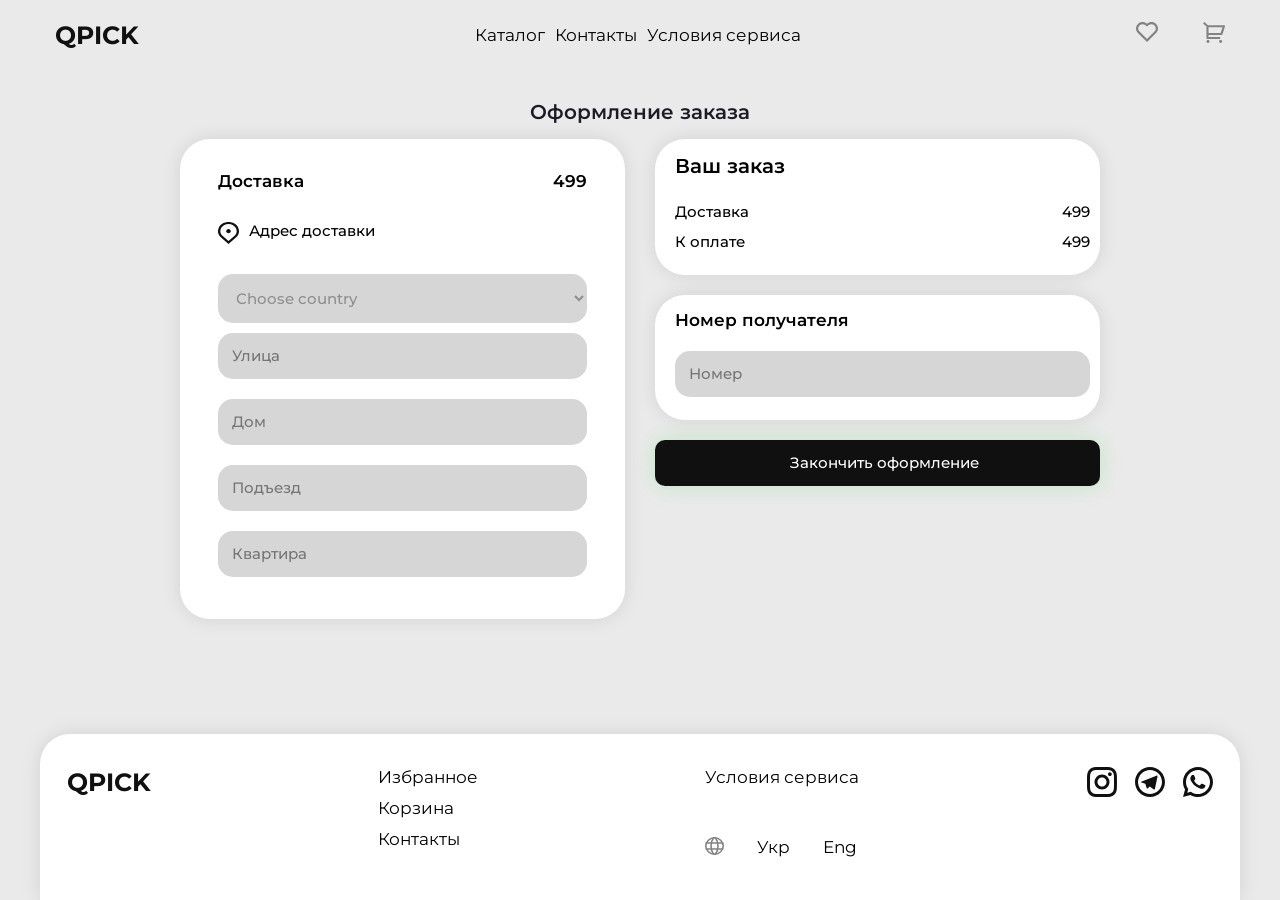
<file: pages/order/index.html>
<!DOCTYPE html>
<html lang="en">
<head>
    <meta charset="UTF-8">
    <meta name="viewport" content="width=device-width, initial-scale=1.0">
    <title>Document</title>
    <link rel="preconnect" href="https://fonts.googleapis.com">
    <link rel="preconnect" href="https://fonts.gstatic.com" crossorigin>
    <link href="https://fonts.googleapis.com/css2?family=Montserrat:ital,wght@0,100..900;1,100..900&display=swap" rel="stylesheet">
    <link rel="stylesheet" href="../../css/normalize.css">
    <link rel="stylesheet" href="../../css/style.css">
</head>
<body>
    <header class = "header">
        <div class = "container flex-row">
            <a class = "header_icon" href="../../index.html">QPICK</a>
        <div class = "burger_btn"><img src="../../assets/icon/icons8-меню-50.png" alt=""></div>
        <nav class="header_nav">
            <ul class = "header_nav_list">
                <li class = "header_nav_list_link"><a href="../catalog/index.html">Каталог</a></li>
                <li class = "header_nav_list_link"><a href="../contact/index.html">Контакты</a></li>
                <li class = "header_nav_list_link"><a href="../condition/index.html">Условия сервиса</a></li>
            </ul>
        </nav>
            <div class = "header_orderBlock">
                <div class = "header_orderBlock_liked"><img src="../../assets/icon/heart.svg" alt="heart-icon"></div>
                <a href="../cart/index.html" class = "header_orderBlock_basket"><img src="../../assets/icon/basket.svg" alt="basket-icon"></a>
            </div>
        </div>
    </header>
    <main class = "order">
        <div class = "container order_container">
            <h2 class = "order_title">Оформление заказа</h2>
            <form id="mainForm" class = "form" method = "post">
                <div class = "form_address">
                    <div class = "form_address_deliveryPrice">
                        <span>Доставка</span>
                        <span>499</span>
                    </div>
                    <div class = "form_address_iconBlock">
                        <img src="../../assets/icon/location.svg" alt="">
                        <span>Адрес доставки</span>
                    </div>
                    <select  name ="city" id="country">
                        <option>Choose country</option>
                    </select>
                    <input required  name = "street" type="text" placeholder="Улица">
                    <span class = "error"></span>
                    <input required name = "house" type="text" placeholder="Дом">
                    <span class = "error"></span>
                    <input name = "entrance" type="text" placeholder="Подъезд">
                    <span class = "error"></span>
                    <input name = "apartment" type="text" placeholder="Квартира">
                    <span class = "error"></span>
                </div>
                <div class = "form_specification">
                    <div class = "form_specification_cart">
                        <h3 class = "form_specification_cart_title">Ваш заказ</h3>
                        <ul class = "form_specification_cart_list">
                        </ul>
                    </div>
                    <div class = "form_specification_number">
                        <h3 class = "form_specification_number_title">Номер получателя</h3>
                        <input name ="telephone" required type="tel" placeholder="Номер">
                        <span class = "error"></span>
                    </div>
                    <div class = "form_specification_btn">
                        <input class = "form-submit" type="submit" value="Закончить оформление">
                    </div>
                </div>
            </form>
        </div>
    </main>
    <footer class = "footer">
        <div class = "container footer_container">
            <div class = "logo"><a href="../../index.html">QPICK</a></div>
            <div class = "footer_menu">
                <ul class = "footer_menu_list">
                    <li class = "footer_menu_list_item"><a href="#">Избранное</a></li>
                    <li class = "footer_menu_list_item"><a href="../cart/index.html">Корзина</a></li>
                    <li class = "footer_menu_list_item"><a href="../contact/index.html">Контакты</a></li>
                </ul>
            </div>
            <div class="footer_serviseAndLanguage">
                <div class = "footer_menu_list_item">
                    <a href="../condition/index.html">Условия сервиса</a>
                </div>
                <div class = "footer_serviseAndLanguage_lan">
                    <div class = "footer_serviseAndLanguage_lan_icon">
                        <img src="../../assets/icon/planet.svg" alt="">
                    </div>
                    <span class = "language">Укр</span>
                    <span class = "language">Eng</span>
                </div>
            </div>
            <div class = "footer_messages">
                <div class = "footer_messages_icon">
                    <a href="#"><img src="../../assets/icon/Instagram.svg"></img></a>
                </div>
                <div class = "footer_messages_icon">
                    <a href="#"><img src="../../assets/icon/Telegram.svg"></img></a>
                </div>
                <div class = "footer_messages_icon">
                    <a href="#"><img src="../../assets/icon/Whatsapp.svg"></img></a>
                </div>
            </div>
        </div>
    </footer>
    <script type="module" src="../../js/order.js"></script>
    <script src="../../js/showMenu.js"></script>
</body>
</html>
</file>
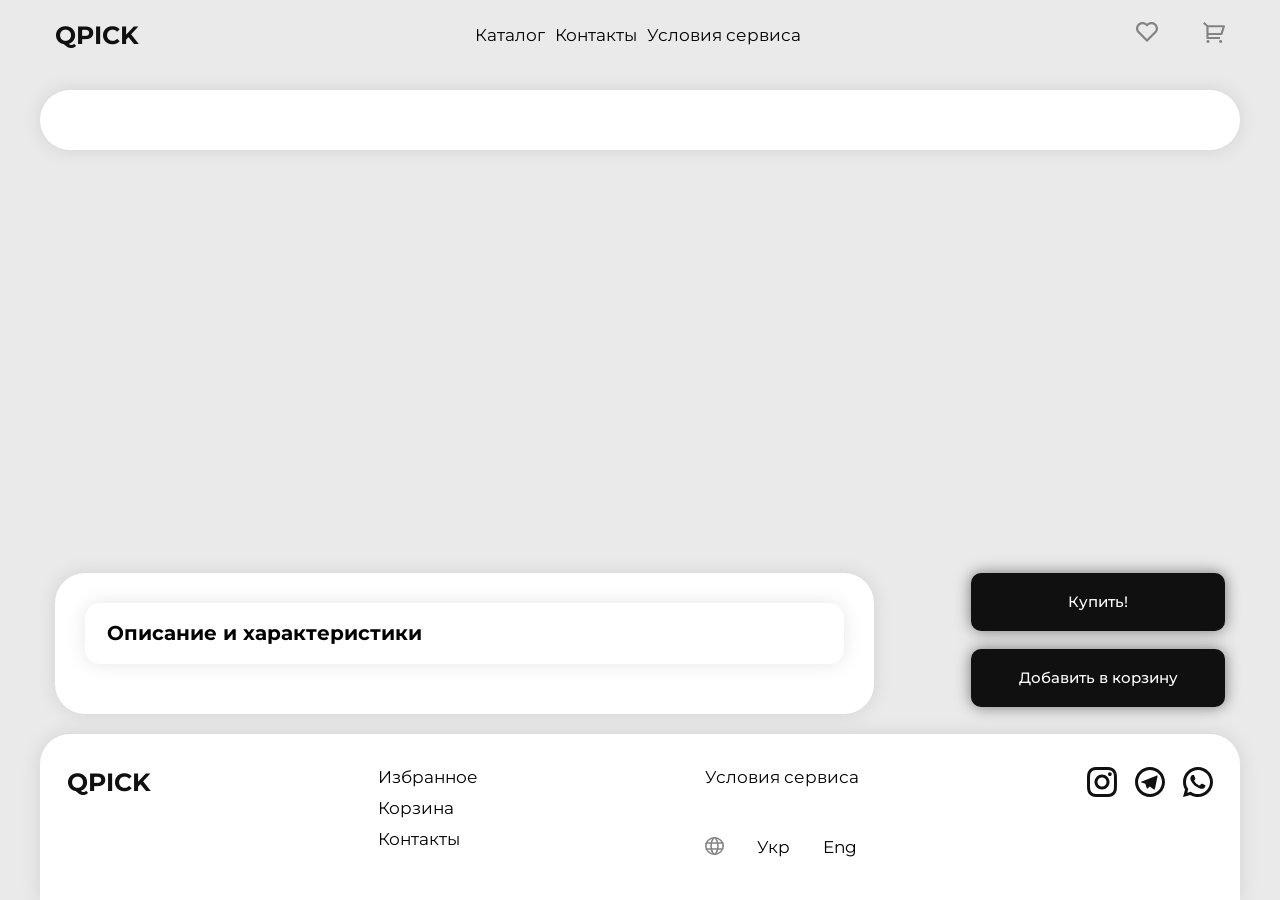
<file: pages/product/index.html>
<!DOCTYPE html>
<html lang="en">
<head>
    <meta charset="UTF-8">
    <meta name="viewport" content="width=device-width, initial-scale=1.0">
    <title>Document</title>
    <link rel="preconnect" href="https://fonts.googleapis.com">
    <link rel="preconnect" href="https://fonts.gstatic.com" crossorigin>
    <link href="https://fonts.googleapis.com/css2?family=Montserrat:ital,wght@0,100..900;1,100..900&display=swap" rel="stylesheet">
    <link rel="stylesheet" href="../../css/normalize.css">
    <link rel="stylesheet" href="../../css/style.css">
</head>
<body>
    <header class = "header">
        <div class = "container flex-row">
            <a class = "header_icon" href="../../index.html">QPICK</a>
        <div class = "burger_btn"><img src="../../assets/icon/icons8-меню-50.png" alt=""></div>
        <nav class="header_nav">
            <ul class = "header_nav_list">
                <li class = "header_nav_list_link"><a href="../catalog/index.html">Каталог</a></li>
                <li class = "header_nav_list_link"><a href="../contact/index.html">Контакты</a></li>
                <li class = "header_nav_list_link"><a href="../condition/index.html">Условия сервиса</a></li>
            </ul>
        </nav>
            <div class = "header_orderBlock">
                <div class = "header_orderBlock_liked"><img src="../../assets/icon/heart.svg" alt="heart-icon"></div>
                <a href="../cart/index.html" class = "header_orderBlock_basket"><img src="../../assets/icon/basket.svg" alt="basket-icon"></a>
            </div>
        </div>
    </header>
    <main class = "product_info">
        <div class = "container product_info_container">
        </div>
    </main>
    <section class = "product_characteristic">
        <div class = "container product_characteristic_container">
            <div class = "product_characteristic_description">
                <h3 class = "product_characteristic_description_title">Описание и характеристики</h3>
                <ul class = "product_characteristic_description_list">
                </ul>
            </div>
            <div class = "product_characteristic_buyBlock">
                <div class = "product_characteristic_buyBlock_btns">
                </div>
            </div>
        </div>
    </section>
    <footer class = "footer">
        <div class = "container footer_container">
            <div class = "logo"><a href="../../index.html">QPICK</a></div>
            <div class = "footer_menu">
                <ul class = "footer_menu_list">
                    <li class = "footer_menu_list_item"><a href="#">Избранное</a></li>
                    <li class = "footer_menu_list_item"><a href="../cart/index.html">Корзина</a></li>
                    <li class = "footer_menu_list_item"><a href="../contact/index.html">Контакты</a></li>
                </ul>
            </div>
            <div class="footer_serviseAndLanguage">
                <div class = "footer_menu_list_item">
                    <a href="../../pages/condition/index.html">Условия сервиса</a>
                </div>
                <div class = "footer_serviseAndLanguage_lan">
                    <div class = "footer_serviseAndLanguage_lan_icon">
                        <img src="../../assets/icon/planet.svg" alt="">
                    </div>
                    <span class = "language">Укр</span>
                    <span class = "language">Eng</span>
                </div>
            </div>
            <div class = "footer_messages">
                <div class = "footer_messages_icon">
                    <a href=""><img src="../../assets/icon/Instagram.svg"></img></a>
                </div>
                <div class = "footer_messages_icon">
                    <a href=""><img src="../../assets/icon/Telegram.svg"></img></a>
                </div>
                <div class = "footer_messages_icon">
                    <a href=""><img src="../../assets/icon/Whatsapp.svg"></img></a>
                </div>
            </div>
        </div>
    </footer>
    <script type="module" src = "../../js/renderProduct.js"></script>
    <script src="../../js/showMenu.js"></script>
</body>
</html>
</file>
<file: css/style.css>
@import url("normalize.css");
@import url("container.css");
@import url("media.css");
</file>
